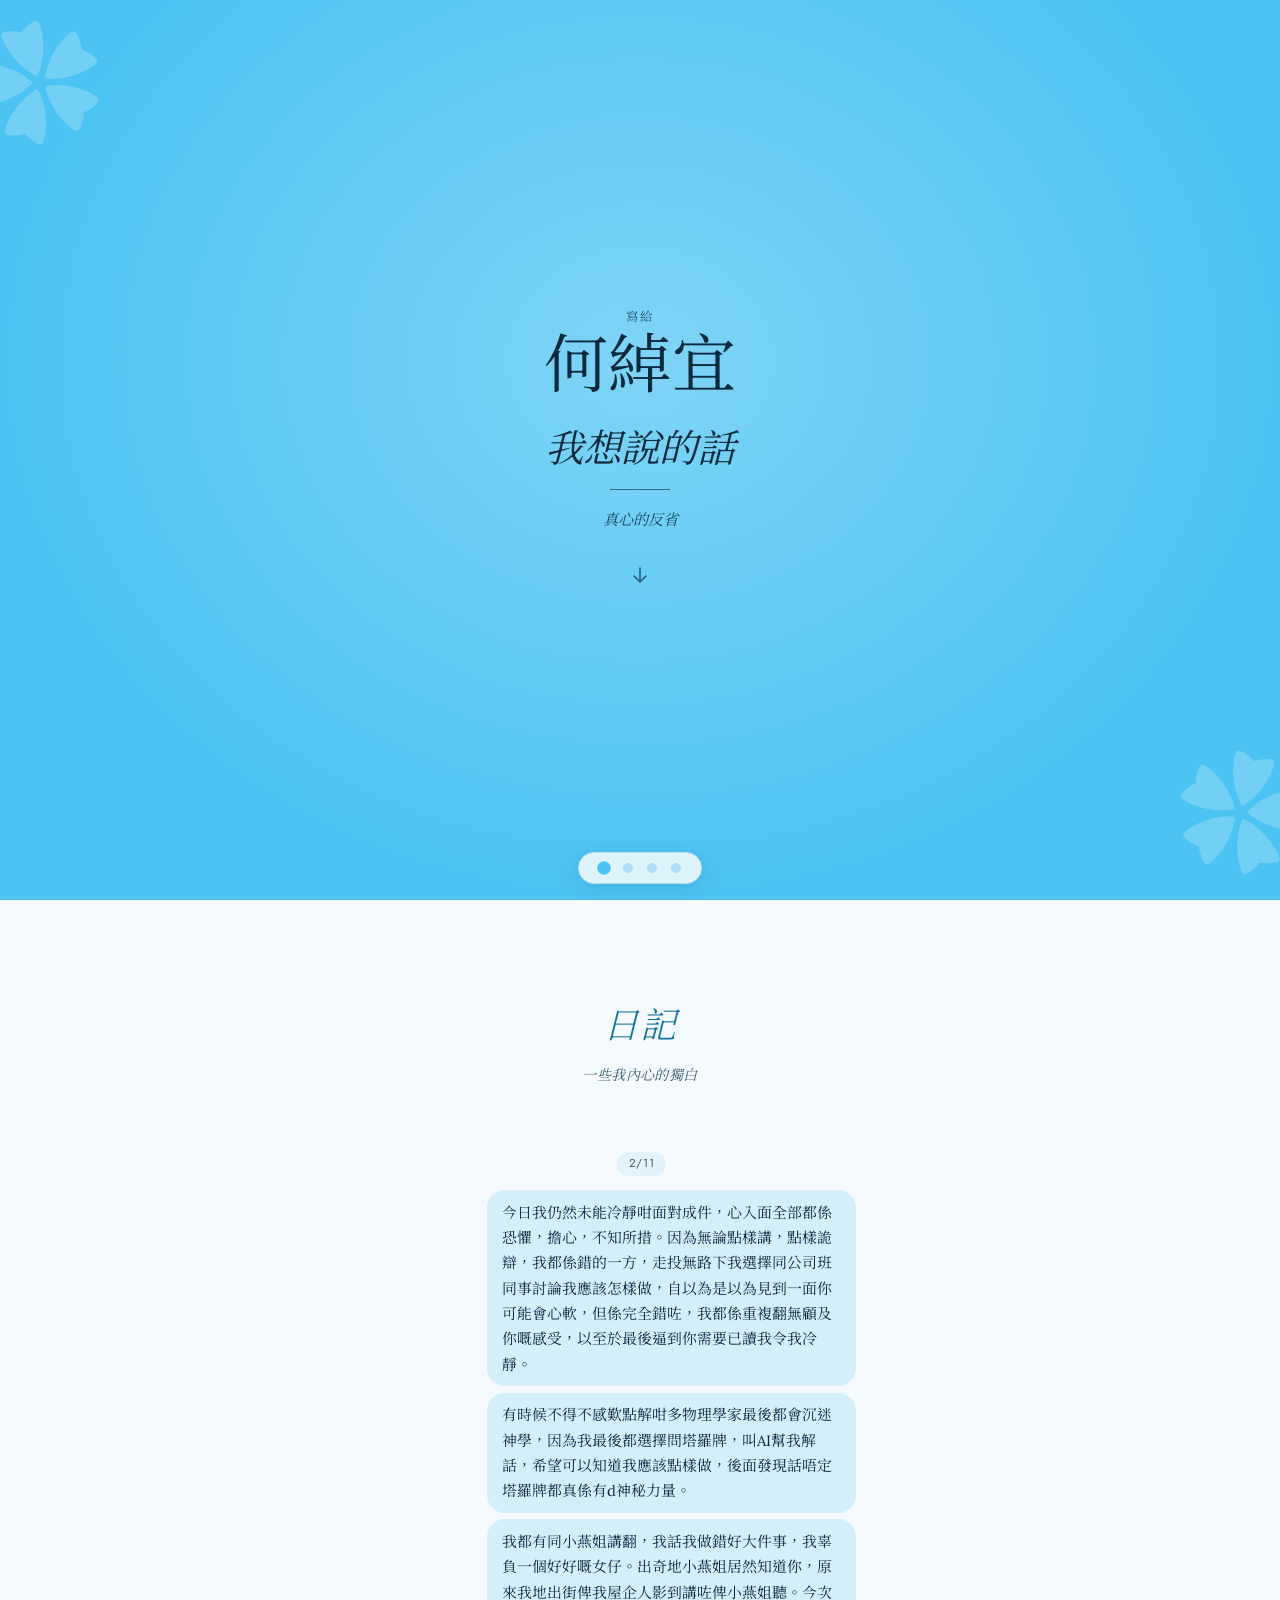
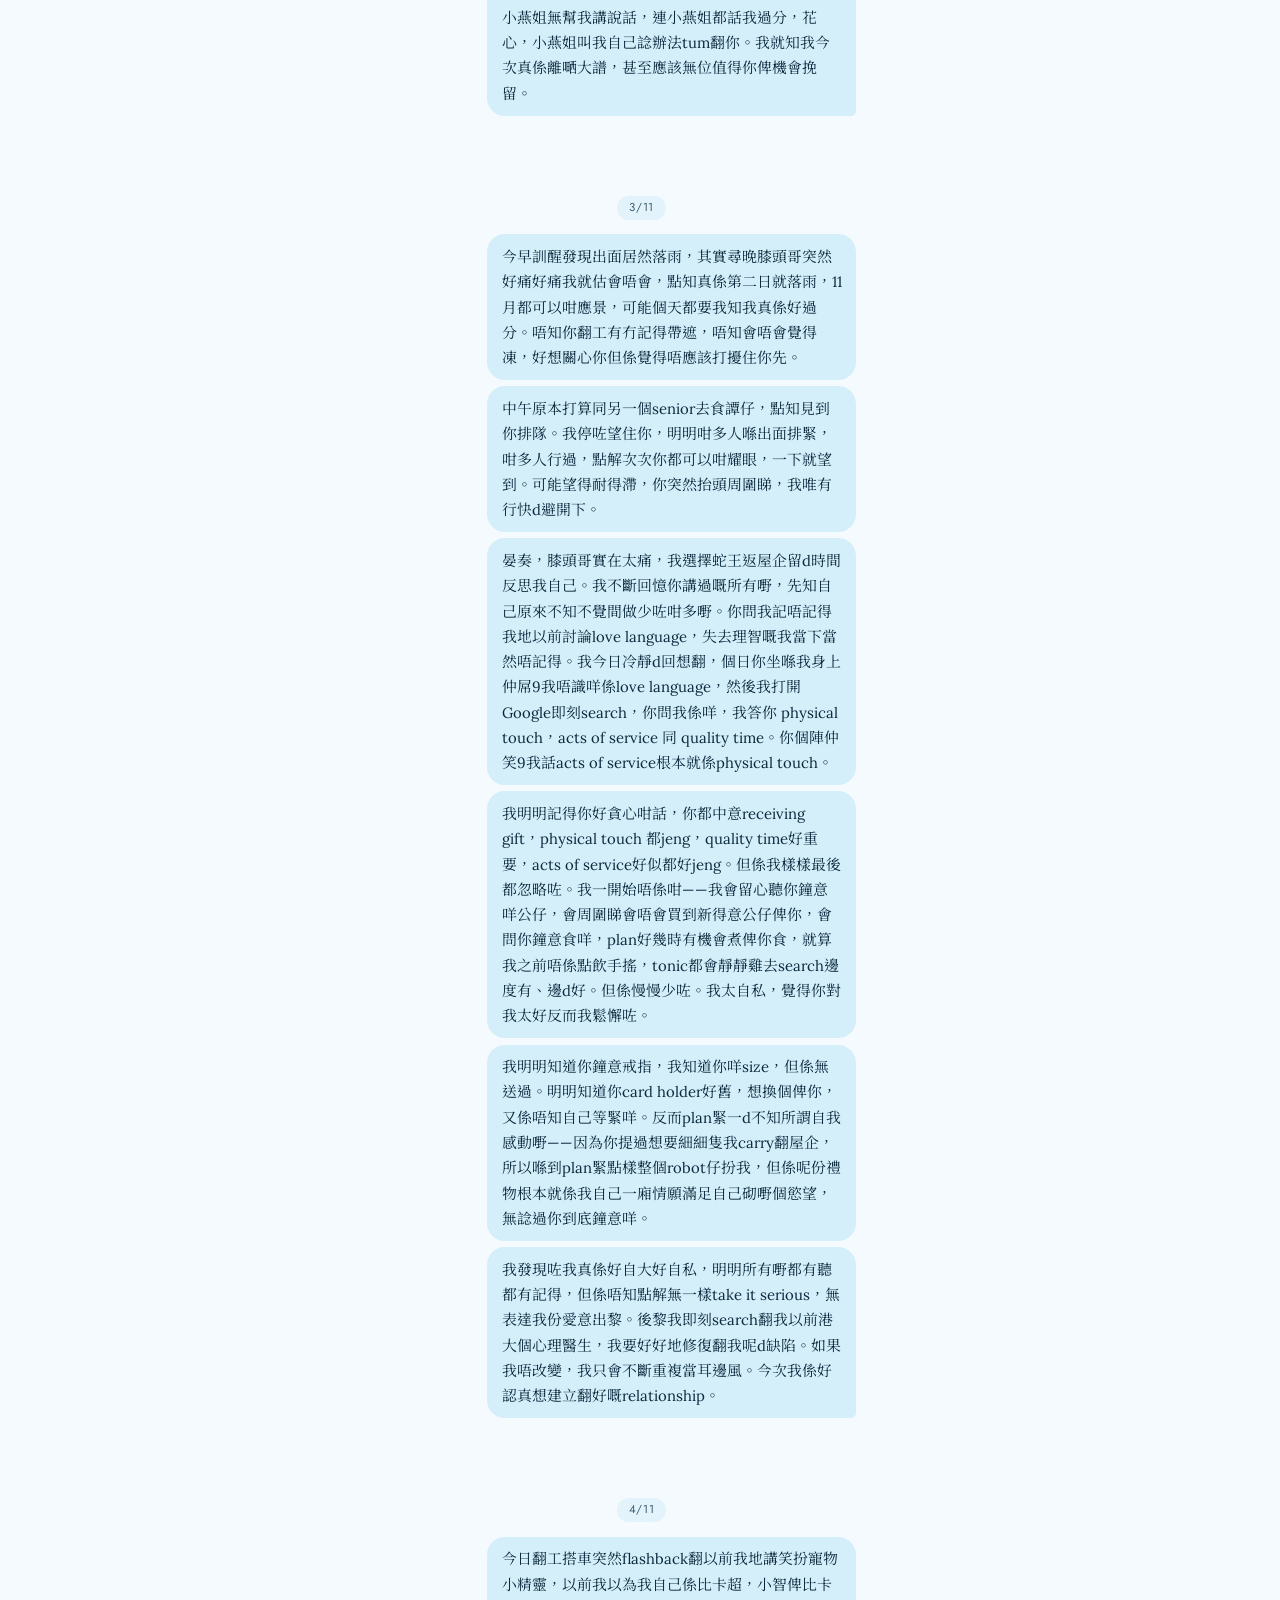
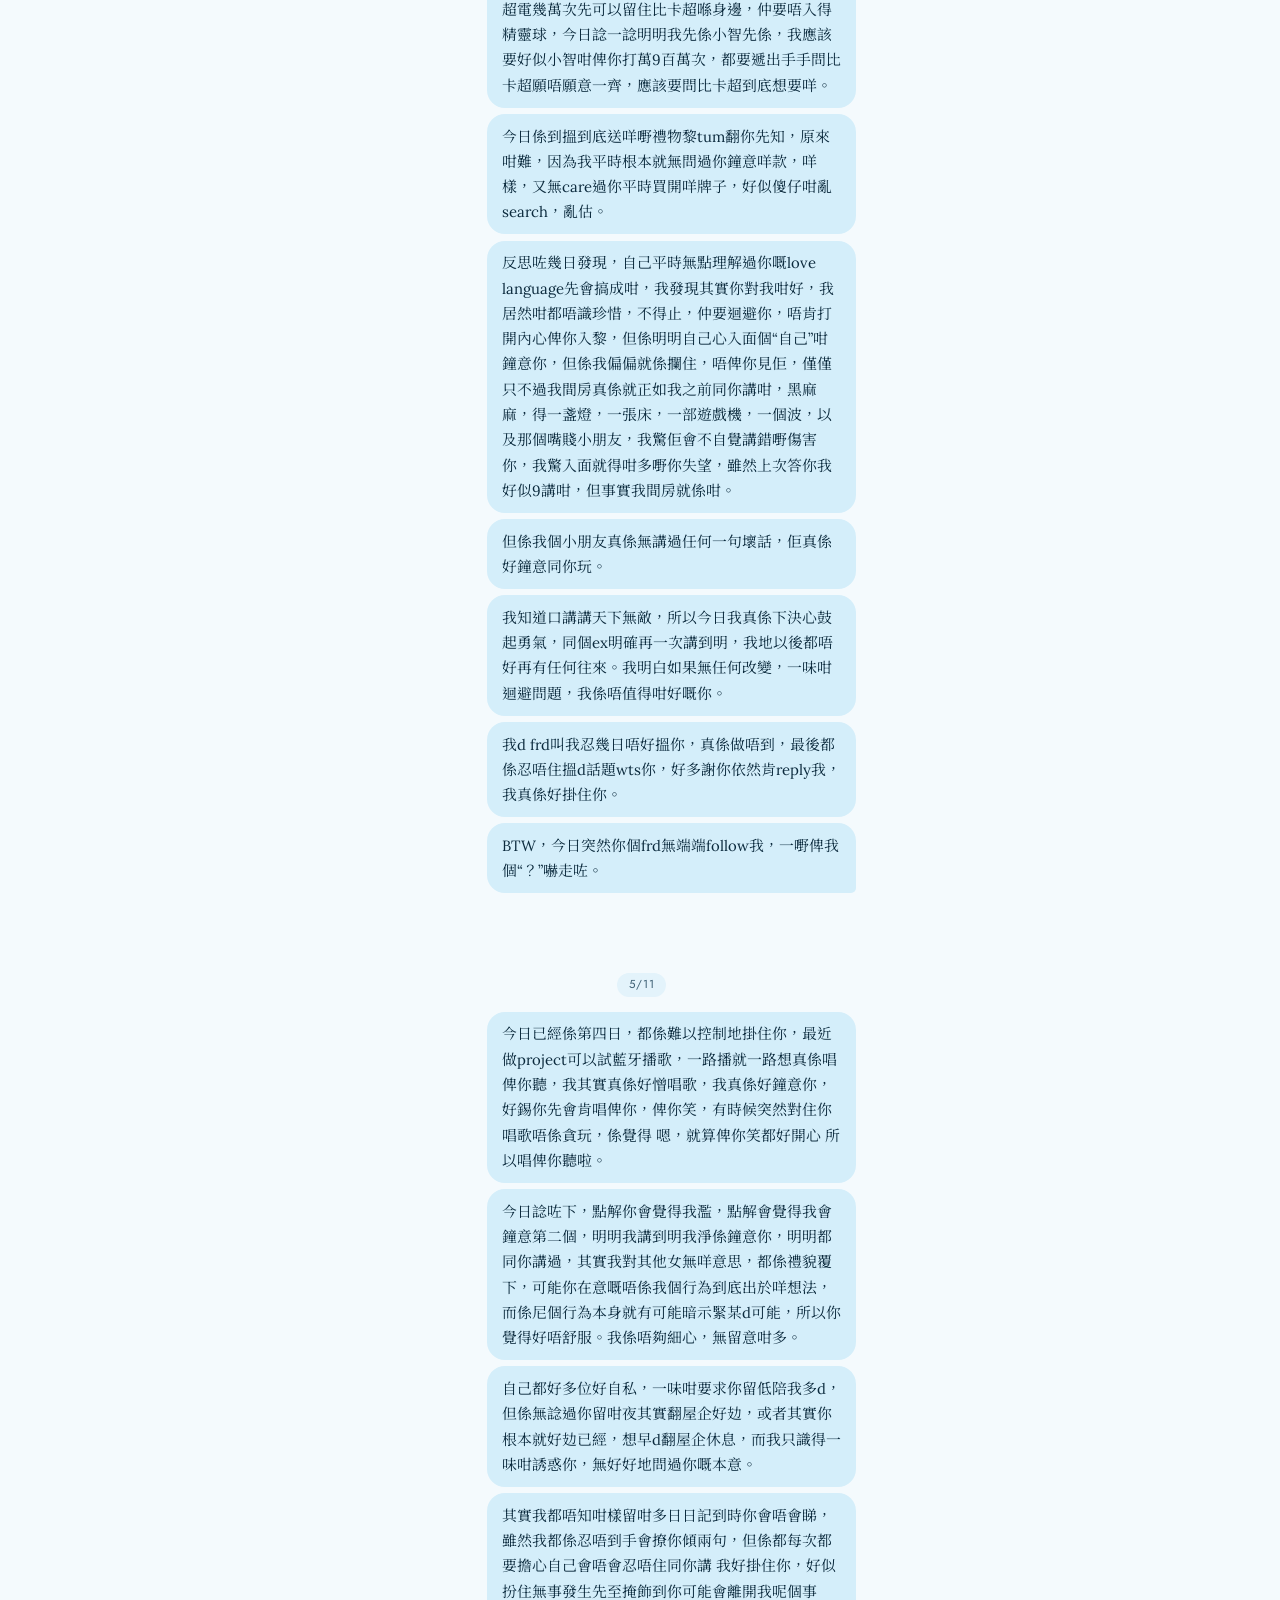
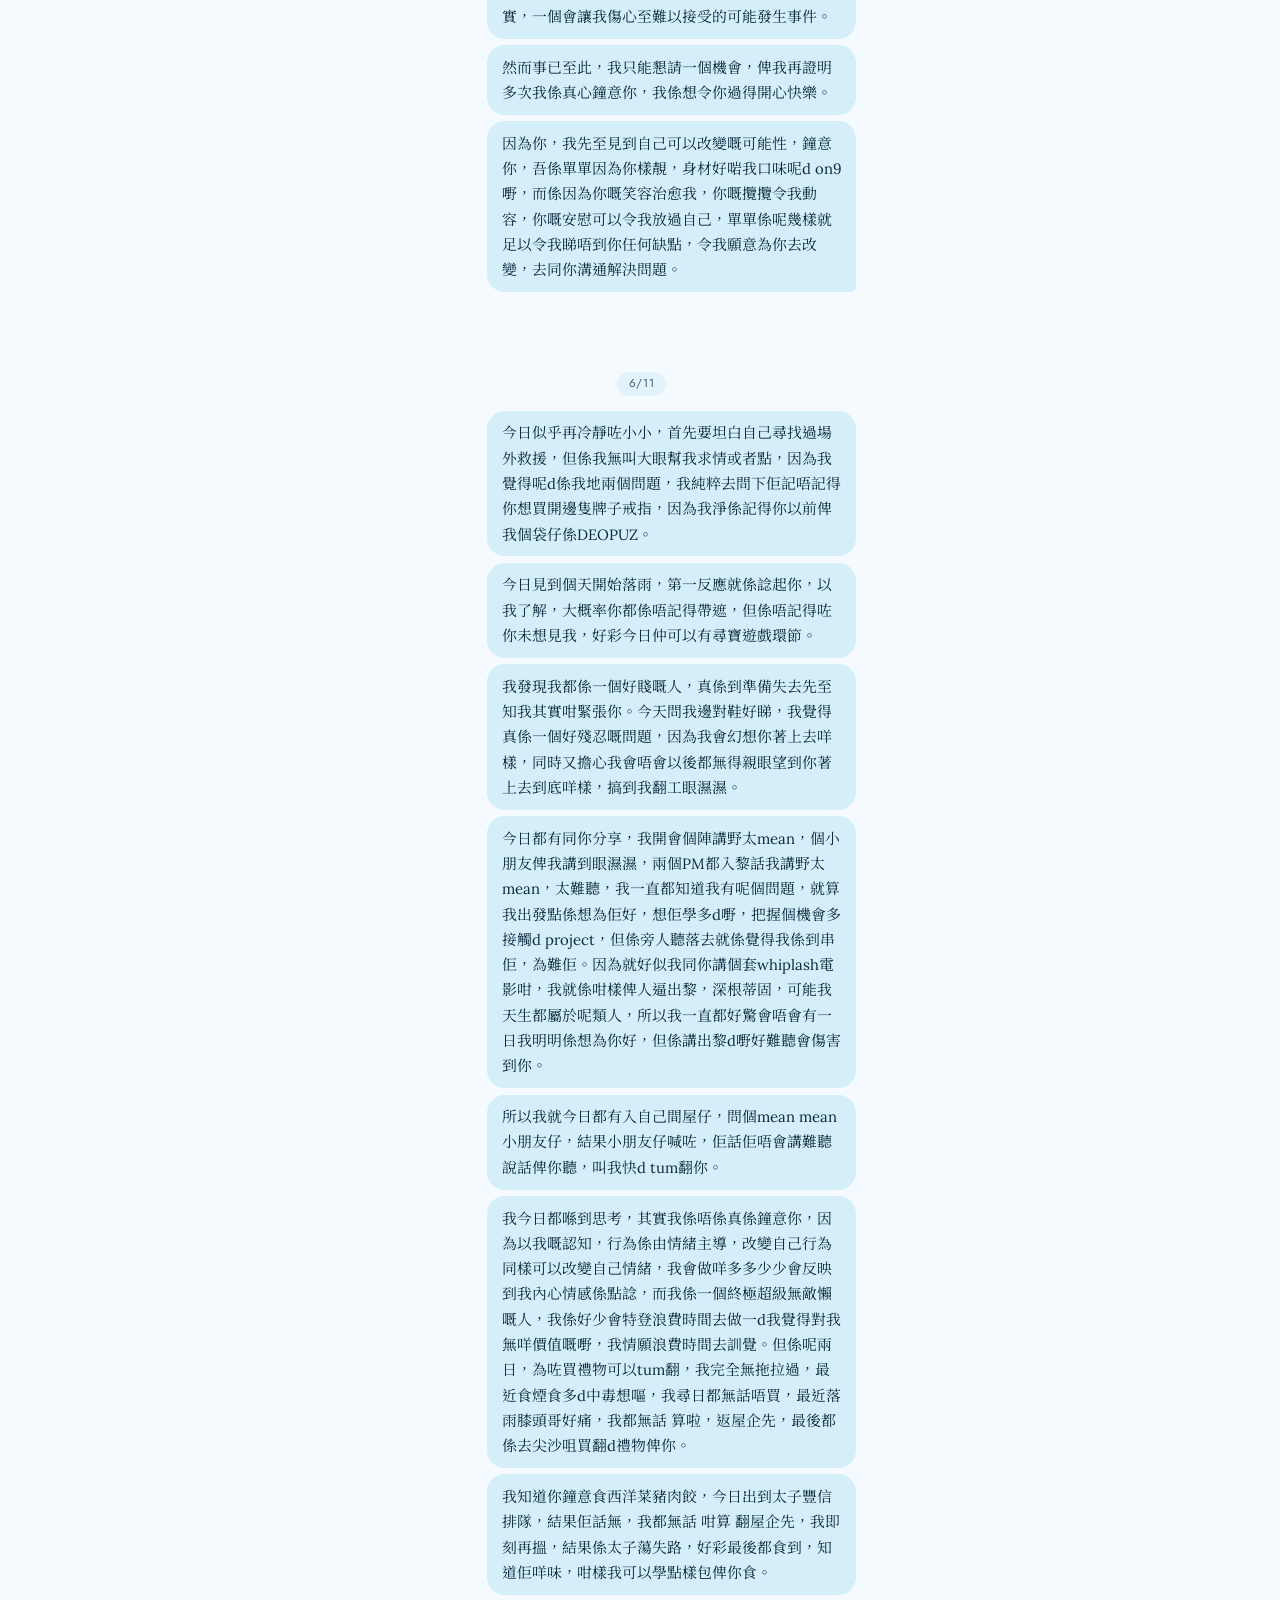
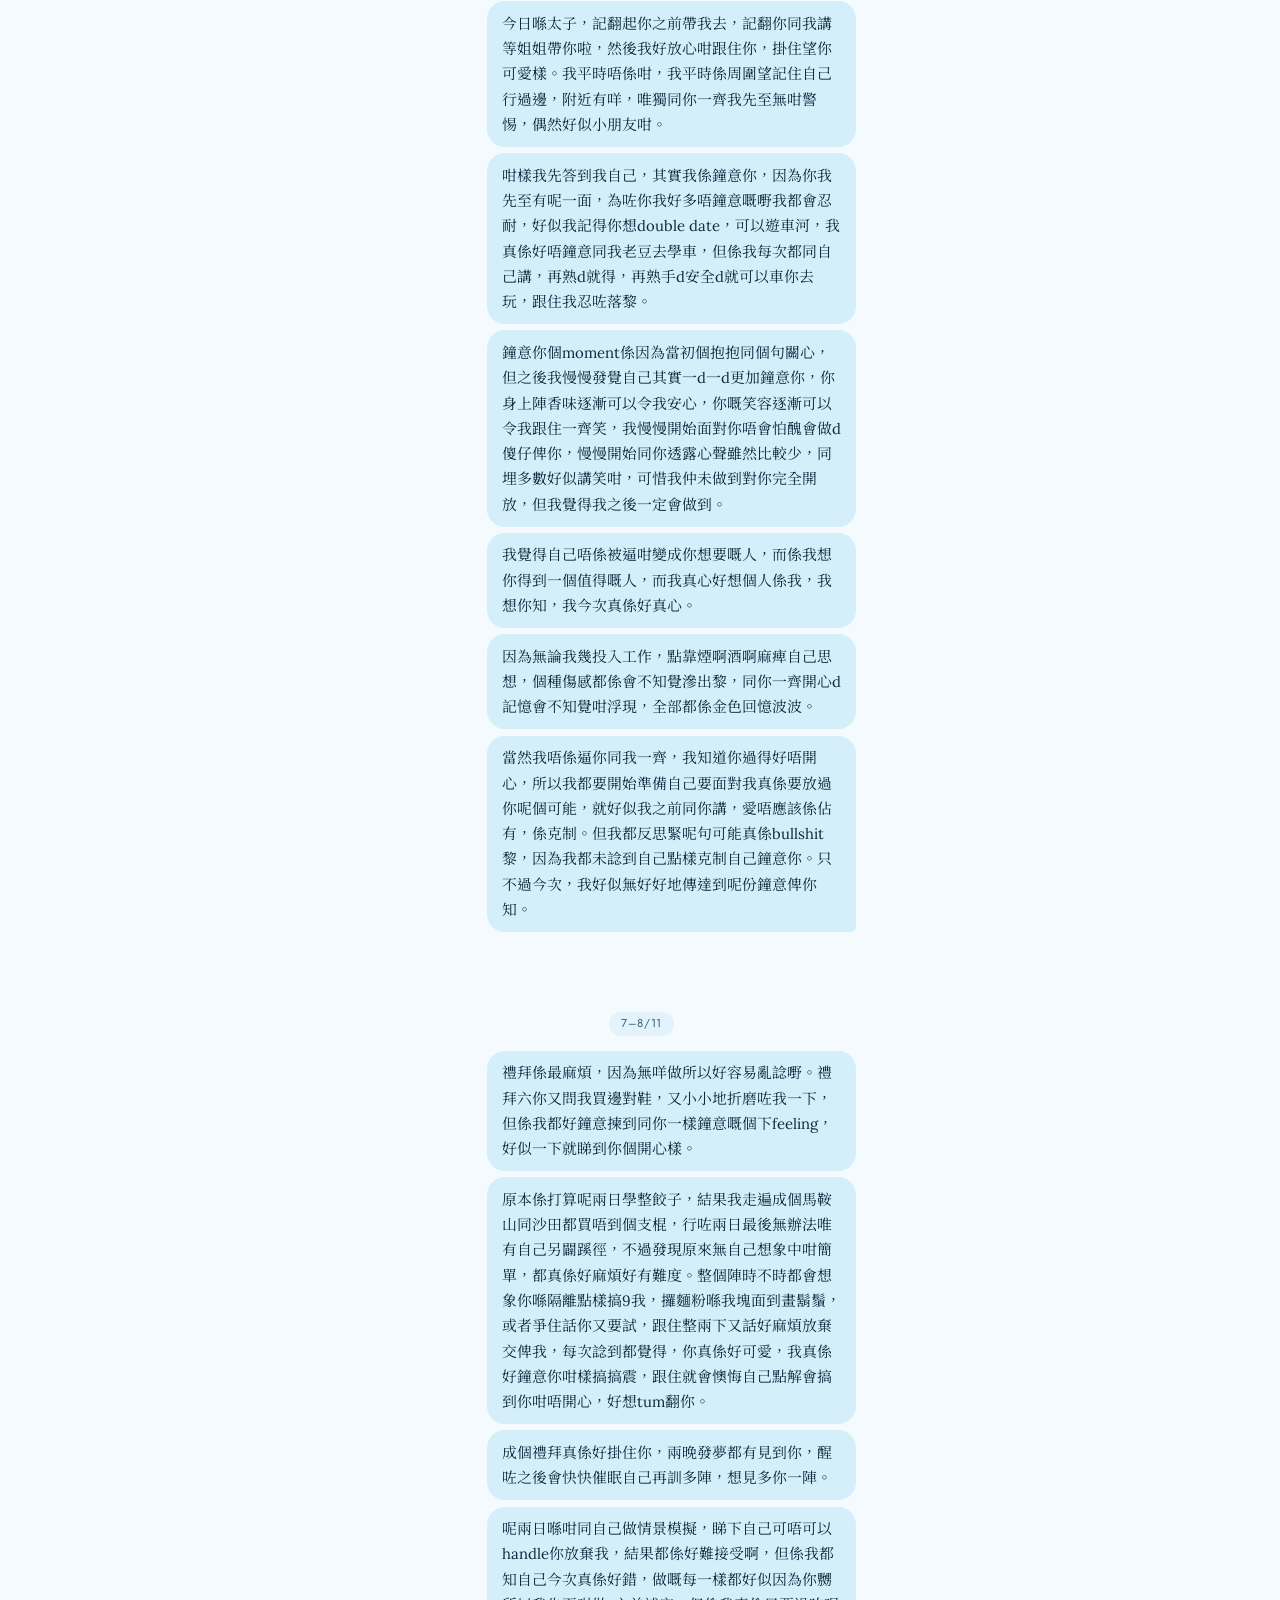
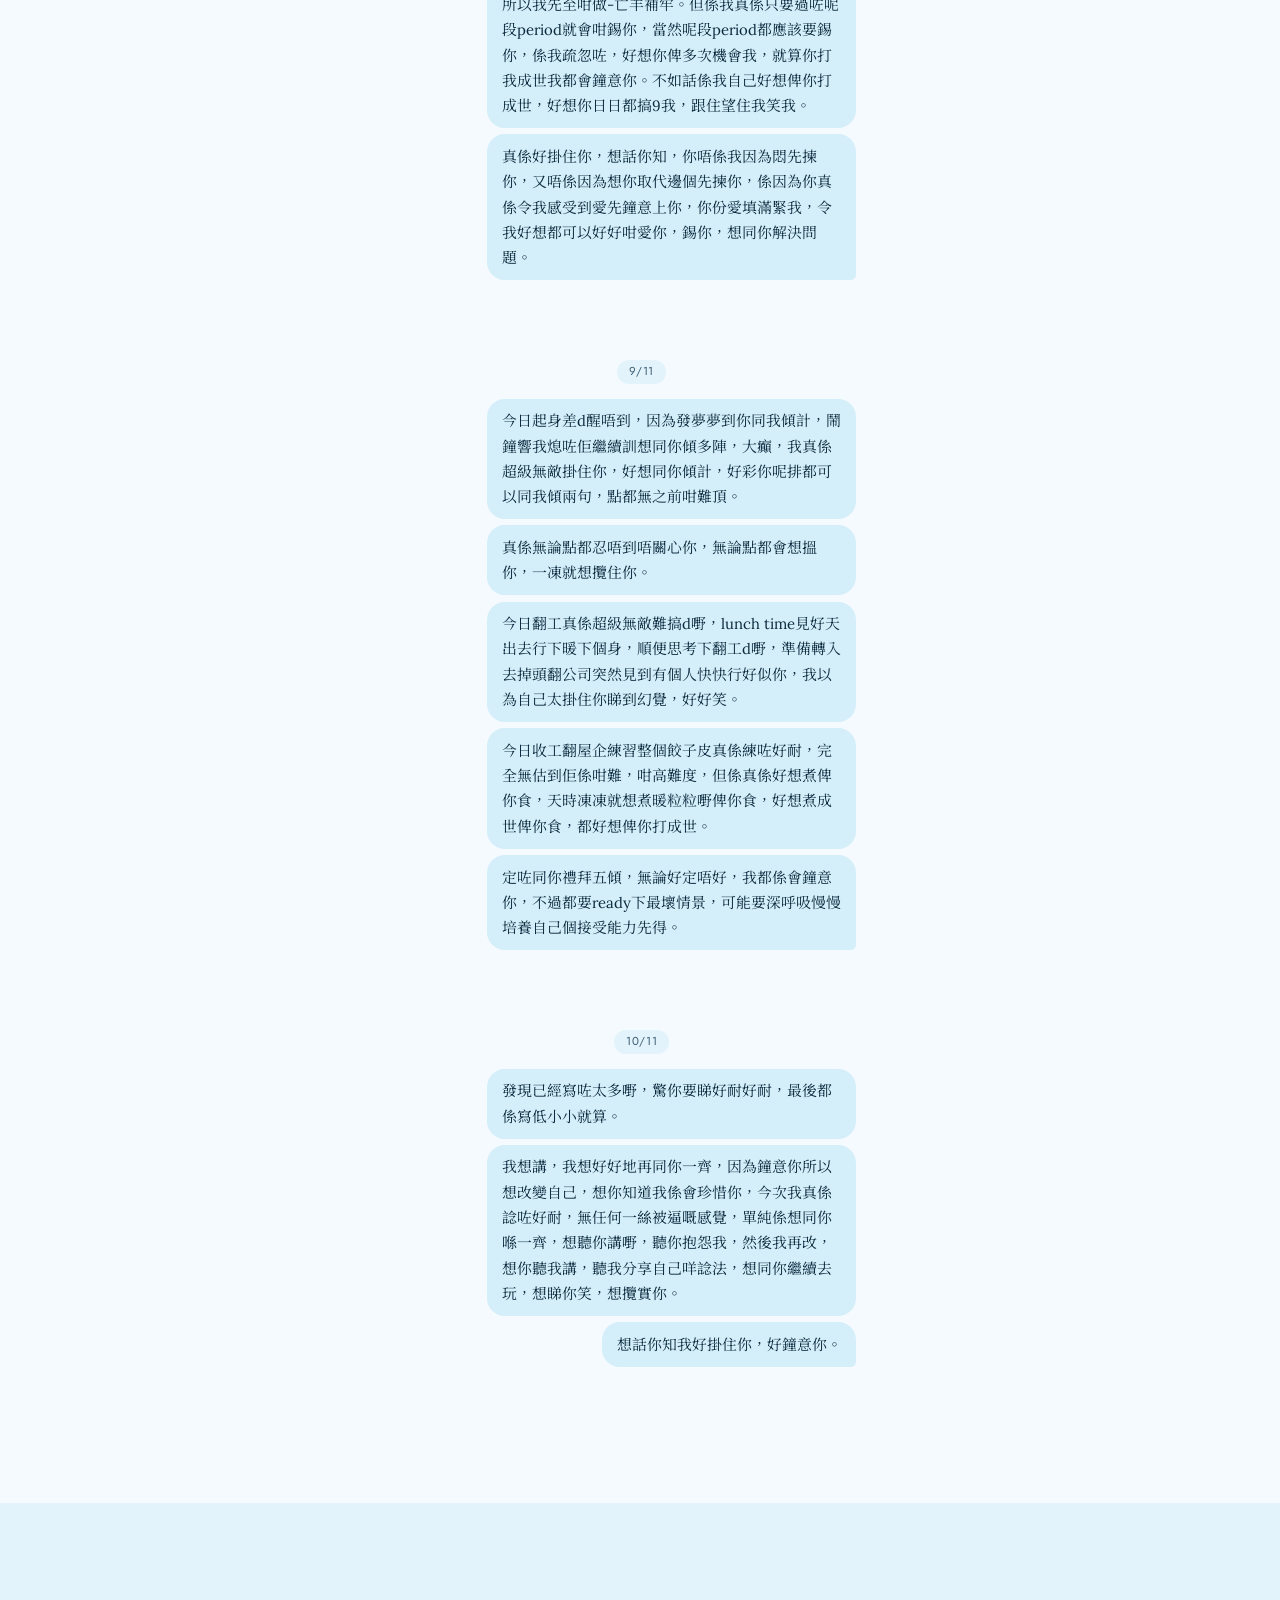
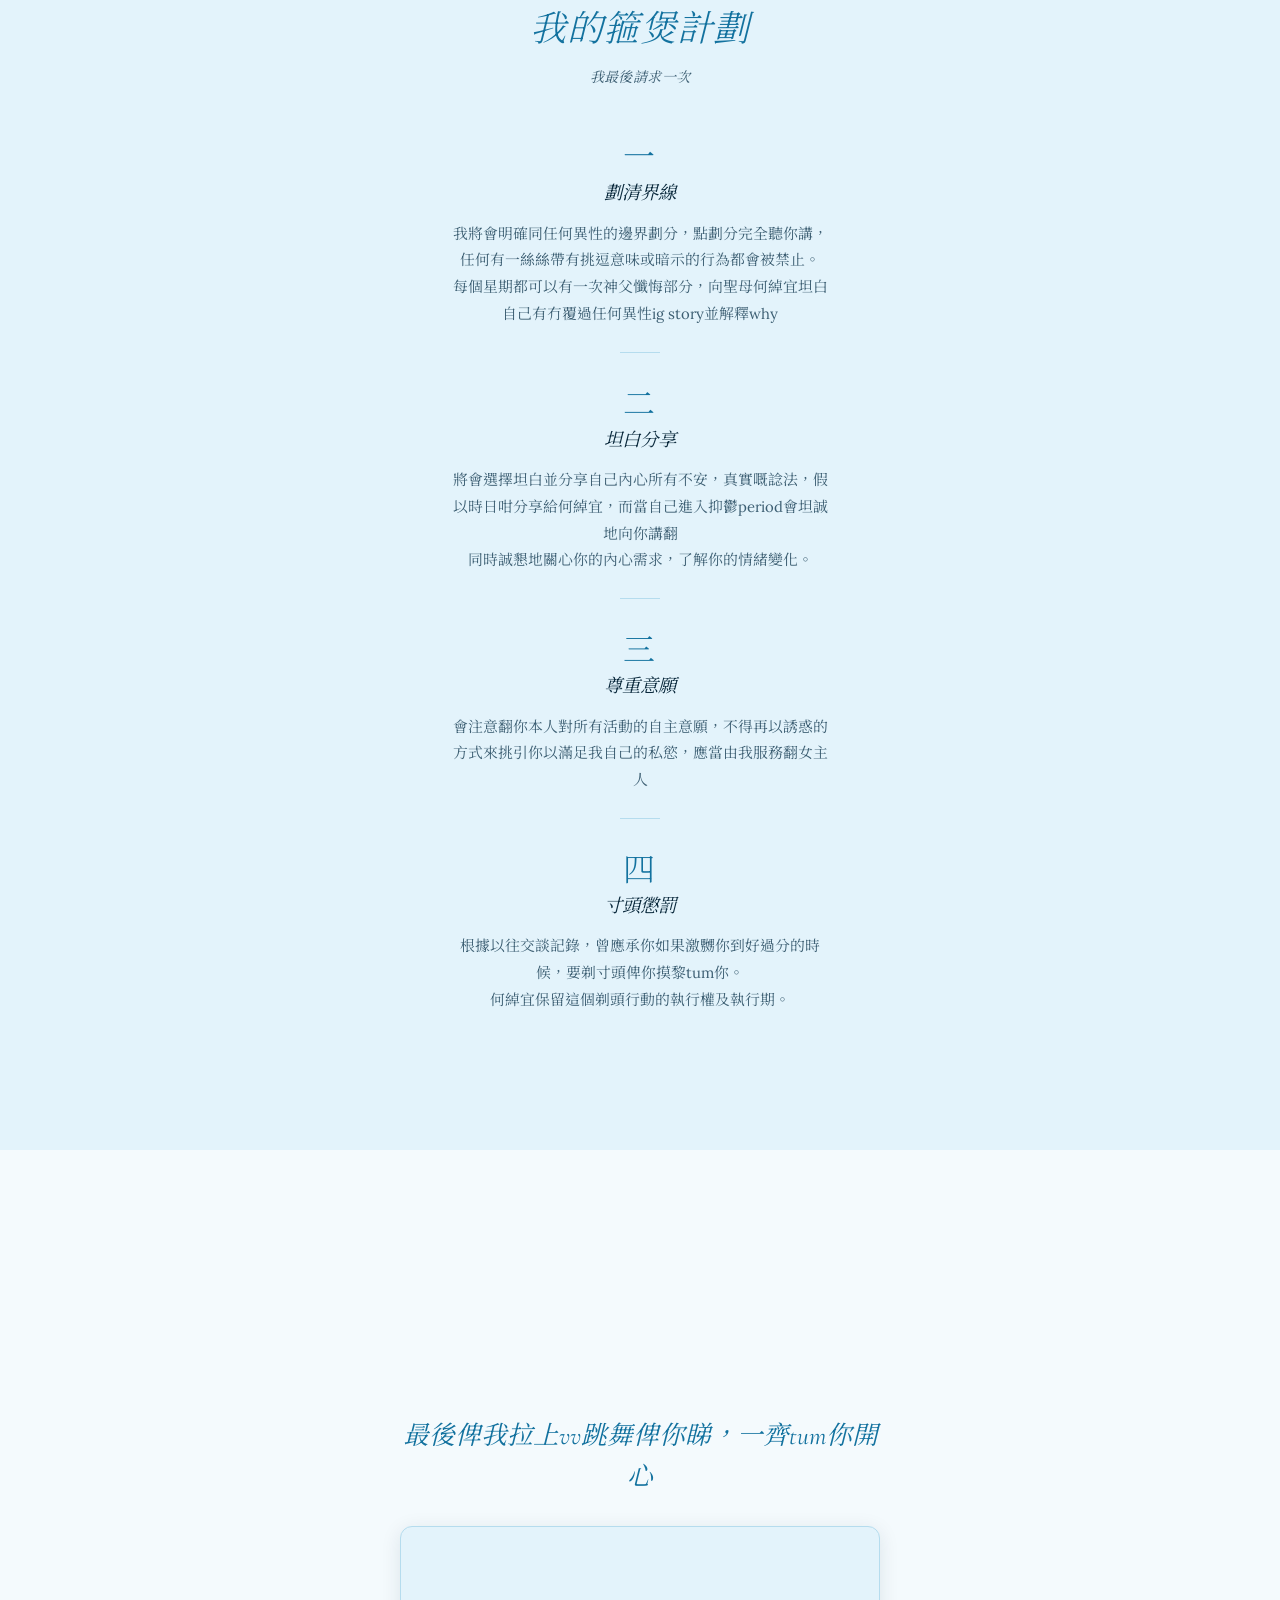
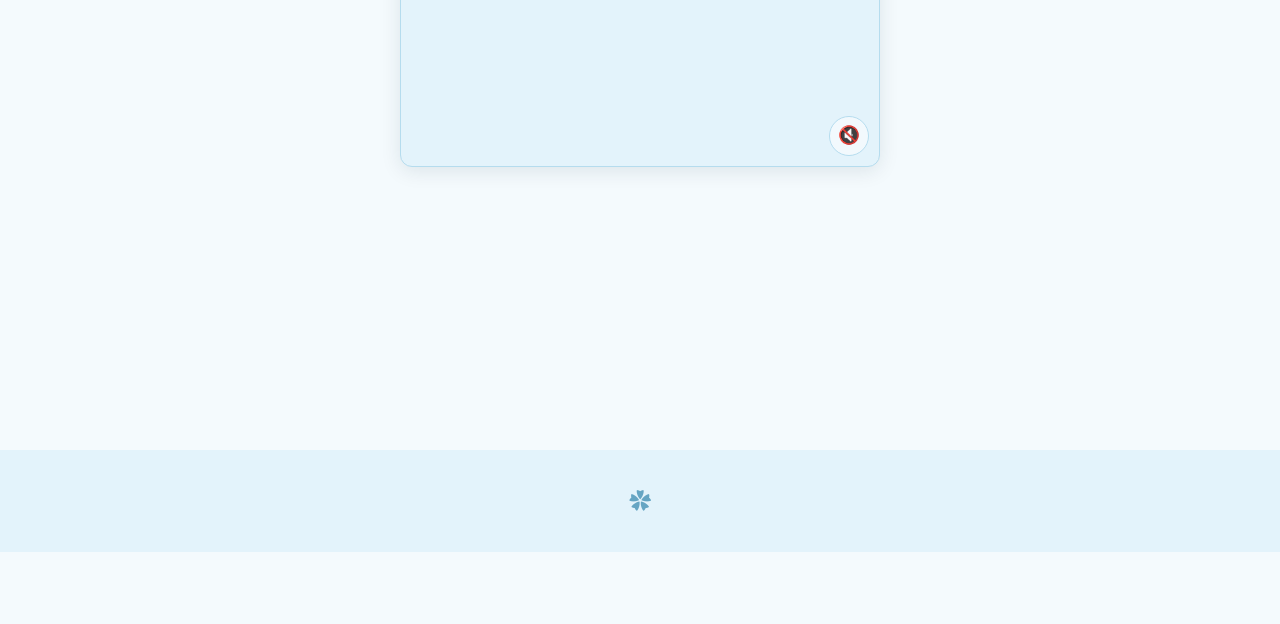
<file: index.html>
<!DOCTYPE html>
<html lang="zh-TW">
<head>
  <meta charset="UTF-8">
  <meta name="viewport" content="width=device-width, initial-scale=1.0, viewport-fit=cover">
  <title>我最後的反思</title>
  <link rel="preconnect" href="https://fonts.googleapis.com">
  <link rel="preconnect" href="https://fonts.gstatic.com" crossorigin>
  <link href="https://fonts.googleapis.com/css2?family=Playfair+Display:ital,wght@1,400;1,700&family=Cormorant+Garamond:ital,wght@1,300;1,400&family=Lora:ital,wght@0,400;1,400&family=Great+Vibes&family=Jost:wght@300;400&family=Noto+Serif+TC:wght@300;400;500&display=swap" rel="stylesheet">
  <link rel="stylesheet" href="style.css">
</head>
<body>

  <!-- 底部導覽 -->
  <nav class="bottom-nav" aria-label="頁面區塊">
    <a href="#hero"        class="nav-dot" data-section="hero"        aria-label="開篇"></a>
    <a href="#reflections" class="nav-dot" data-section="reflections" aria-label="我的反思"></a>
    <a href="#promises"    class="nav-dot" data-section="promises"    aria-label="我的承諾"></a>
    <a href="#dance"       class="nav-dot" data-section="dance"       aria-label="跳舞"></a>
  </nav>

  <main>

    <!-- ─── 第一區：開篇 ─── -->
    <section id="hero" aria-label="開篇">
      <div class="hero-inner">
        <p class="hero-caption">寫給</p>
        <h1 class="hero-name">何綽宜</h1>
        <h2 class="hero-title">我想說的話</h2>
        <div class="hero-divider"></div>
        <p class="hero-tagline">真心的反省</p>
        <div class="scroll-arrow" aria-hidden="true">
          <svg width="20" height="20" viewBox="0 0 20 20" fill="none" xmlns="http://www.w3.org/2000/svg">
            <path d="M10 3v14M4 11l6 6 6-6" stroke="currentColor" stroke-width="1.5" stroke-linecap="round" stroke-linejoin="round"/>
          </svg>
        </div>
      </div>
    </section>

    <!-- ─── 第二區：我的反思 ─── -->
    <section id="reflections" aria-label="我的反思日記">
      <div class="section-inner">
        <header class="section-header">
          <h2 class="section-title">日記</h2>
          <p class="section-subtitle">一些我內心的獨白</p>
        </header>

        <div class="reflections-feed">

          <article class="reflection-card">
            <time class="card-date" datetime="2026-11-02">2/11</time>
            <p>今日我仍然未能冷靜咁面對成件，心入面全部都係恐懼，擔心，不知所措。因為無論點樣講，點樣詭辯，我都係錯的一方，走投無路下我選擇同公司班同事討論我應該怎樣做，自以為是以為見到一面你可能會心軟，但係完全錯咗，我都係重複翻無顧及你嘅感受，以至於最後逼到你需要已讀我令我冷靜。</p>
            <p>有時候不得不感歎點解咁多物理學家最後都會沉迷神學，因為我最後都選擇問塔羅牌，叫AI幫我解話，希望可以知道我應該點樣做，後面發現話唔定塔羅牌都真係有d神秘力量。</p>
            <p>我都有同小燕姐講翻，我話我做錯好大件事，我辜負一個好好嘅女仔。出奇地小燕姐居然知道你，原來我地出街俾我屋企人影到講咗俾小燕姐聽。今次小燕姐無幫我講說話，連小燕姐都話我過分，花心，小燕姐叫我自己諗辦法tum翻你。我就知我今次真係離嗮大譜，甚至應該無位值得你俾機會挽留。</p>
          </article>

          <article class="reflection-card">
            <time class="card-date" datetime="2026-11-03">3/11</time>
            <p>今早訓醒發現出面居然落雨，其實尋晚膝頭哥突然好痛好痛我就估會唔會，點知真係第二日就落雨，11月都可以咁應景，可能個天都要我知我真係好過分。唔知你翻工有冇記得帶遮，唔知會唔會覺得凍，好想關心你但係覺得唔應該打擾住你先。</p>
            <p>中午原本打算同另一個senior去食譚仔，點知見到你排隊。我停咗望住你，明明咁多人喺出面排緊，咁多人行過，點解次次你都可以咁耀眼，一下就望到。可能望得耐得滯，你突然抬頭周圍睇，我唯有行快d避開下。</p>
            <p>晏奏，膝頭哥實在太痛，我選擇蛇王返屋企留d時間反思我自己。我不斷回憶你講過嘅所有嘢，先知自己原來不知不覺間做少咗咁多嘢。你問我記唔記得我地以前討論love language，失去理智嘅我當下當然唔記得。我今日冷靜d回想翻，個日你坐喺我身上仲屌9我唔識咩係love language，然後我打開Google即刻search，你問我係咩，我答你 physical touch，acts of service 同 quality time。你個陣仲笑9我話acts of service根本就係physical touch。</p>
            <p>我明明記得你好貪心咁話，你都中意receiving gift，physical touch 都jeng，quality time好重要，acts of service好似都好jeng。但係我樣樣最後都忽略咗。我一開始唔係咁——我會留心聽你鐘意咩公仔，會周圍睇會唔會買到新得意公仔俾你，會問你鐘意食咩，plan好幾時有機會煮俾你食，就算我之前唔係點飲手搖，tonic都會靜靜雞去search邊度有、邊d好。但係慢慢少咗。我太自私，覺得你對我太好反而我鬆懈咗。</p>
            <p>我明明知道你鐘意戒指，我知道你咩size，但係無送過。明明知道你card holder好舊，想換個俾你，又係唔知自己等緊咩。反而plan緊一d不知所謂自我感動嘢——因為你提過想要細細隻我carry翻屋企，所以喺到plan緊點樣整個robot仔扮我，但係呢份禮物根本就係我自己一廂情願滿足自己砌嘢個慾望，無諗過你到底鐘意咩。</p>
            <p>我發現咗我真係好自大好自私，明明所有嘢都有聽都有記得，但係唔知點解無一樣take it serious，無表達我份愛意出黎。後黎我即刻search翻我以前港大個心理醫生，我要好好地修復翻我呢d缺陷。如果我唔改變，我只會不斷重複當耳邊風。今次我係好認真想建立翻好嘅relationship。</p>
          </article>

          <article class="reflection-card">
            <time class="card-date" datetime="2026-11-04">4/11</time>
            <p>今日翻工搭車突然flashback翻以前我地講笑扮寵物小精靈，以前我以為我自己係比卡超，小智俾比卡超電幾萬次先可以留住比卡超喺身邊，仲要唔入得精靈球，今日諗一諗明明我先係小智先係，我應該要好似小智咁俾你打萬9百萬次，都要遞出手手問比卡超願唔願意一齊，應該要問比卡超到底想要咩。</p>
            <p>今日係到搵到底送咩嘢禮物黎tum翻你先知，原來咁難，因為我平時根本就無問過你鐘意咩款，咩樣，又無care過你平時買開咩牌子，好似傻仔咁亂search，亂估。</p>
            <p>反思咗幾日發現，自己平時無點理解過你嘅love language先會搞成咁，我發現其實你對我咁好，我居然咁都唔識珍惜，不得止，仲要迴避你，唔肯打開內心俾你入黎，但係明明自己心入面個“自己”咁鐘意你，但係我偏偏就係攔住，唔俾你見佢，僅僅只不過我間房真係就正如我之前同你講咁，黑麻麻，得一盞燈，一張床，一部遊戲機，一個波，以及那個嘴賤小朋友，我驚佢會不自覺講錯嘢傷害你，我驚入面就得咁多嘢你失望，雖然上次答你我好似9講咁，但事實我間房就係咁。</p>
            <p>但係我個小朋友真係無講過任何一句壞話，佢真係好鐘意同你玩。</p>
            <p>我知道口講講天下無敵，所以今日我真係下決心鼓起勇氣，同個ex明確再一次講到明，我地以後都唔好再有任何往來。我明白如果無任何改變，一味咁迴避問題，我係唔值得咁好嘅你。</p>
            <p>我d frd叫我忍幾日唔好搵你，真係做唔到，最後都係忍唔住搵d話題wts你，好多謝你依然肯reply我，我真係好掛住你。</p>
            <p>BTW，今日突然你個frd無端端follow我，一嘢俾我個“？”嚇走咗。</p>
          </article>

          <article class="reflection-card">
            <time class="card-date" datetime="2026-11-05">5/11</time>
            <p>今日已經係第四日，都係難以控制地掛住你，最近做project可以試藍牙播歌，一路播就一路想真係唱俾你聽，我其實真係好憎唱歌，我真係好鐘意你，好錫你先會肯唱俾你，俾你笑，有時候突然對住你唱歌唔係貪玩，係覺得 嗯，就算俾你笑都好開心 所以唱俾你聽啦。</p>
            <p>今日諗咗下，點解你會覺得我濫，點解會覺得我會鐘意第二個，明明我講到明我淨係鐘意你，明明都同你講過，其實我對其他女無咩意思，都係禮貌覆下，可能你在意嘅唔係我個行為到底出於咩想法，而係尼個行為本身就有可能暗示緊某d可能，所以你覺得好唔舒服。我係唔夠細心，無留意咁多。</p>
            <p>自己都好多位好自私，一味咁要求你留低陪我多d，但係無諗過你留咁夜其實翻屋企好攰，或者其實你根本就好攰已經，想早d翻屋企休息，而我只識得一味咁誘惑你，無好好地問過你嘅本意。</p>
            <p>其實我都唔知咁樣留咁多日日記到時你會唔會睇，雖然我都係忍唔到手會撩你傾兩句，但係都每次都要擔心自己會唔會忍唔住同你講 我好掛住你，好似扮住無事發生先至掩飾到你可能會離開我呢個事實，一個會讓我傷心至難以接受的可能發生事件。</p>
            <p>然而事已至此，我只能懇請一個機會，俾我再證明多次我係真心鐘意你，我係想令你過得開心快樂。</p>
            <p>因為你，我先至見到自己可以改變嘅可能性，鐘意你，吾係單單因為你樣靚，身材好啱我口味呢d on9嘢，而係因為你嘅笑容治愈我，你嘅攬攬令我動容，你嘅安慰可以令我放過自己，單單係呢幾樣就足以令我睇唔到你任何缺點，令我願意為你去改變，去同你溝通解決問題。</p>
          </article>

          <article class="reflection-card">
            <time class="card-date" datetime="2026-11-06">6/11</time>
            <p>今日似乎再冷靜咗小小，首先要坦白自己尋找過場外救援，但係我無叫大眼幫我求情或者點，因為我覺得呢d係我地兩個問題，我純粹去問下佢記唔記得你想買開邊隻牌子戒指，因為我淨係記得你以前俾我個袋仔係DEOPUZ。</p>
            <p>今日見到個天開始落雨，第一反應就係諗起你，以我了解，大概率你都係唔記得帶遮，但係唔記得咗你未想見我，好彩今日仲可以有尋寶遊戲環節。</p>
            <p>我發現我都係一個好賤嘅人，真係到準備失去先至知我其實咁緊張你。今天問我邊對鞋好睇，我覺得真係一個好殘忍嘅問題，因為我會幻想你著上去咩樣，同時又擔心我會唔會以後都無得親眼望到你著上去到底咩樣，搞到我翻工眼濕濕。</p>
            <p>今日都有同你分享，我開會個陣講野太mean，個小朋友俾我講到眼濕濕，兩個PM都入黎話我講野太mean，太難聽，我一直都知道我有呢個問題，就算我出發點係想為佢好，想佢學多d嘢，把握個機會多接觸d project，但係旁人聽落去就係覺得我係到串佢，為難佢。因為就好似我同你講個套whiplash電影咁，我就係咁樣俾人逼出黎，深根蒂固，可能我天生都屬於呢類人，所以我一直都好驚會唔會有一日我明明係想為你好，但係講出黎d嘢好難聽會傷害到你。</p>
            <p>所以我就今日都有入自己間屋仔，問個mean mean小朋友仔，結果小朋友仔喊咗，佢話佢唔會講難聽說話俾你聽，叫我快d tum翻你。</p>
            <p>我今日都喺到思考，其實我係唔係真係鐘意你，因為以我嘅認知，行為係由情緒主導，改變自己行為同樣可以改變自己情緒，我會做咩多多少少會反映到我內心情感係點諗，而我係一個終極超級無敵懶嘅人，我係好少會特登浪費時間去做一d我覺得對我無咩價值嘅嘢，我情願浪費時間去訓覺。但係呢兩日，為咗買禮物可以tum翻，我完全無拖拉過，最近食煙食多d中毒想嘔，我尋日都無話唔買，最近落雨膝頭哥好痛，我都無話 算啦，返屋企先，最後都係去尖沙咀買翻d禮物俾你。</p>
            <p>我知道你鐘意食西洋菜豬肉餃，今日出到太子豐信排隊，結果佢話無，我都無話 咁算 翻屋企先，我即刻再搵，結果係太子蕩失路，好彩最後都食到，知道佢咩味，咁樣我可以學點樣包俾你食。</p>
            <p>今日喺太子，記翻起你之前帶我去，記翻你同我講 等姐姐帶你啦，然後我好放心咁跟住你，掛住望你可愛樣。我平時唔係咁，我平時係周圍望記住自己行過邊，附近有咩，唯獨同你一齊我先至無咁警惕，偶然好似小朋友咁。</p>
            <p>咁樣我先答到我自己，其實我係鐘意你，因為你我先至有呢一面，為咗你我好多唔鐘意嘅嘢我都會忍耐，好似我記得你想double date，可以遊車河，我真係好唔鐘意同我老豆去學車，但係我每次都同自己講，再熟d就得，再熟手d安全d就可以車你去玩，跟住我忍咗落黎。</p>
            <p>鐘意你個moment係因為當初個抱抱同個句關心，但之後我慢慢發覺自己其實一d一d更加鐘意你，你身上陣香味逐漸可以令我安心，你嘅笑容逐漸可以令我跟住一齊笑，我慢慢開始面對你唔會怕醜會做d傻仔俾你，慢慢開始同你透露心聲雖然比較少，同埋多數好似講笑咁，可惜我仲未做到對你完全開放，但我覺得我之後一定會做到。</p>
            <p>我覺得自己唔係被逼咁變成你想要嘅人，而係我想你得到一個值得嘅人，而我真心好想個人係我，我想你知，我今次真係好真心。</p>
            <p>因為無論我幾投入工作，點靠煙啊酒啊麻痺自己思想，個種傷感都係會不知覺滲出黎，同你一齊開心d記憶會不知覺咁浮現，全部都係金色回憶波波。</p>
            <p>當然我唔係逼你同我一齊，我知道你過得好唔開心，所以我都要開始準備自己要面對我真係要放過你呢個可能，就好似我之前同你講，愛唔應該係佔有，係克制。但我都反思緊呢句可能真係bullshit黎，因為我都未諗到自己點樣克制自己鐘意你。只不過今次，我好似無好好地傳達到呢份鐘意俾你知。</p>
          </article>

          <article class="reflection-card">
            <time class="card-date" datetime="2026-11-07">7–8/11</time>
            <p>禮拜係最麻煩，因為無咩做所以好容易亂諗嘢。禮拜六你又問我買邊對鞋，又小小地折磨咗我一下，但係我都好鐘意揀到同你一樣鐘意嘅個下feeling，好似一下就睇到你個開心樣。</p>
            <p>原本係打算呢兩日學整餃子，結果我走遍成個馬鞍山同沙田都買唔到個支棍，行咗兩日最後無辦法唯有自己另闢蹊徑，不過發現原來無自己想象中咁簡單，都真係好麻煩好有難度。整個陣時不時都會想象你喺隔離點樣搞9我，攞麵粉喺我塊面到畫鬍鬚，或者爭住話你又要試，跟住整兩下又話好麻煩放棄交俾我，每次諗到都覺得，你真係好可愛，我真係好鐘意你咁樣搞搞震，跟住就會懊悔自己點解會搞到你咁唔開心，好想tum翻你。</p>
            <p>成個禮拜真係好掛住你，兩晚發夢都有見到你，醒咗之後會快快催眠自己再訓多陣，想見多你一陣。</p>
            <p>呢兩日喺咁同自己做情景模擬，睇下自己可唔可以handle你放棄我，結果都係好難接受啊，但係我都知自己今次真係好錯，做嘅每一樣都好似因為你嬲所以我先至咁做-亡羊補牢。但係我真係只要過咗呢段period就會咁錫你，當然呢段period都應該要錫你，係我疏忽咗，好想你俾多次機會我，就算你打我成世我都會鐘意你。不如話係我自己好想俾你打成世，好想你日日都搞9我，跟住望住我笑我。</p>
            <p>真係好掛住你，想話你知，你唔係我因為悶先揀你，又唔係因為想你取代邊個先揀你，係因為你真係令我感受到愛先鐘意上你，你份愛填滿緊我，令我好想都可以好好咁愛你，錫你，想同你解決問題。</p>
          </article>

          <article class="reflection-card">
            <time class="card-date" datetime="2026-11-09">9/11</time>
            <p>今日起身差d醒唔到，因為發夢夢到你同我傾計，鬧鐘響我熄咗佢繼續訓想同你傾多陣，大癲，我真係超級無敵掛住你，好想同你傾計，好彩你呢排都可以同我傾兩句，點都無之前咁難頂。</p>
            <p>真係無論點都忍唔到唔關心你，無論點都會想搵你，一凍就想攬住你。</p>
            <p>今日翻工真係超級無敵難搞d嘢，lunch time見好天出去行下暖下個身，順便思考下翻工d嘢，準備轉入去掉頭翻公司突然見到有個人快快行好似你，我以為自己太掛住你睇到幻覺，好好笑。</p>
            <p>今日收工翻屋企練習整個餃子皮真係練咗好耐，完全無估到佢係咁難，咁高難度，但係真係好想煮俾你食，天時凍凍就想煮暖粒粒嘢俾你食，好想煮成世俾你食，都好想俾你打成世。</p>
            <p>定咗同你禮拜五傾，無論好定唔好，我都係會鐘意你，不過都要ready下最壞情景，可能要深呼吸慢慢培養自己個接受能力先得。</p>
          </article>

          <article class="reflection-card">
            <time class="card-date" datetime="2026-11-10">10/11</time>
            <p>發現已經寫咗太多嘢，驚你要睇好耐好耐，最後都係寫低小小就算。</p>
            <p>我想講，我想好好地再同你一齊，因為鐘意你所以想改變自己，想你知道我係會珍惜你，今次我真係諗咗好耐，無任何一絲被逼嘅感覺，單純係想同你喺一齊，想聽你講嘢，聽你抱怨我，然後我再改，想你聽我講，聽我分享自己咩諗法，想同你繼續去玩，想睇你笑，想攬實你。</p>
            <p>想話你知我好掛住你，好鐘意你。</p>
          </article>

        </div>
      </div>
    </section>

    <!-- ─── 第三區：我的承諾 ─── -->
    <section id="promises" aria-label="我的補救計劃">
      <div class="section-inner">
        <header class="section-header">
          <h2 class="section-title">我的箍煲計劃</h2>
          <p class="section-subtitle">我最後請求一次</p>
        </header>

        <ol class="promises-list">

          <li class="promise-block">
            <span class="promise-numeral">一</span>
            <h3 class="promise-heading">劃清界線</h3>
            <p>我將會明確同任何異性的邊界劃分，點劃分完全聽你講，任何有一絲絲帶有挑逗意味或暗示的行為都會被禁止。</p>
            <p>每個星期都可以有一次神父懺悔部分，向聖母何綽宜坦白自己有冇覆過任何異性ig story並解釋why</p>
            <div class="promise-divider" aria-hidden="true"></div>
          </li>

          <li class="promise-block">
            <span class="promise-numeral">二</span>
            <h3 class="promise-heading">坦白分享</h3>
            <p>將會選擇坦白並分享自己內心所有不安，真實嘅諗法，假以時日咁分享給何綽宜，而當自己進入抑鬱period會坦誠地向你講翻</p>
            <p>同時誠懇地關心你的內心需求，了解你的情緒變化。</p>
            <div class="promise-divider" aria-hidden="true"></div>
          </li>

          <li class="promise-block">
            <span class="promise-numeral">三</span>
            <h3 class="promise-heading">尊重意願</h3>
            <p>會注意翻你本人對所有活動的自主意願，不得再以誘惑的方式來挑引你以滿足我自己的私慾，應當由我服務翻女主人</p>
            <div class="promise-divider" aria-hidden="true"></div>
          </li>

          <li class="promise-block">
            <span class="promise-numeral">四</span>
            <h3 class="promise-heading">寸頭懲罰</h3>
            <p>根據以往交談記錄，曾應承你如果激嬲你到好過分的時候，要剃寸頭俾你摸黎tum你。</p>
            <p>何綽宜保留這個剃頭行動的執行權及執行期。</p>
          </li>

        </ol>
      </div>
    </section>

    <!-- ─── 第四區：跳舞 ─── -->
    <section id="dance" aria-label="跳舞俾你睇">
      <div class="section-inner">
        <p class="dance-message">最後俾我拉上vv跳舞俾你睇，一齊tum你開心</p>
        <div class="dance-video-wrap">
          <video class="dance-video" src="dance.mp4" autoplay muted loop playsinline preload="metadata"></video>
          <button class="dance-sound" type="button" aria-label="開聲">🔇</button>
        </div>
      </div>
    </section>

  </main>

  <footer>
    <div class="footer-inner">
      <span class="footer-petal" aria-hidden="true">✿</span>
      <!-- <p>用誠實寫成。二〇二六年。</p> -->
    </div>
  </footer>

  <script src="script.js"></script>
</body>
</html>
</file>
<file: style.css>
/* ── Variables ── */
:root {
  --bg:         #f4fafd;
  --surface:    #e3f3fb;
  --accent:     #4cc3f2; /* fills & decoration only: too light for text */
  --accent-ink: #13729f; /* accent for text: ~4.7:1 on --bg/--surface */
  --accent-lt:  #a9e0f7;
  --text:       #0b2a3d;
  --text-muted: #3d5f73;
  --border:     #b5dcee;
  --hero-bg:    #4cc3f2;

  --font-display: 'Playfair Display', 'Noto Serif TC', Georgia, serif;
  --font-heading: 'Cormorant Garamond', 'Noto Serif TC', Georgia, serif;
  --font-body:    'Lora', 'Noto Serif TC', Georgia, serif;
  --font-script:  'Great Vibes', 'Noto Serif TC', cursive;
  --font-ui:      'Jost', 'Noto Serif TC', system-ui, sans-serif;

  --radius: 12px;
  --section-pad: 4rem 1.5rem 5rem;
  --max-w: 480px;
}

/* ── Reset ── */
*, *::before, *::after { box-sizing: border-box; margin: 0; padding: 0; }

html {
  scroll-behavior: smooth;
  font-size: 16px;
  -webkit-text-size-adjust: 100%;
}

body {
  background: var(--bg);
  color: var(--text);
  font-family: var(--font-body);
  line-height: 1.7;
  overflow-x: hidden;
  /* room for bottom nav */
  padding-bottom: calc(72px + env(safe-area-inset-bottom, 0px));
}

/* ── Bottom Navigation ── */
.bottom-nav {
  position: fixed;
  bottom: calc(16px + env(safe-area-inset-bottom, 0px));
  left: 50%;
  transform: translateX(-50%);
  display: flex;
  gap: 14px;
  background: rgba(244, 250, 253, 0.88);
  backdrop-filter: blur(12px);
  -webkit-backdrop-filter: blur(12px);
  border: 1px solid var(--border);
  border-radius: 999px;
  padding: 10px 20px;
  z-index: 100;
  box-shadow: 0 4px 20px rgba(11, 42, 61, 0.10);
}

.nav-dot {
  display: block;
  width: 10px;
  height: 10px;
  border-radius: 50%;
  background: var(--accent-lt);
  border: 2px solid var(--border);
  transition: background 0.3s, transform 0.3s, border-color 0.3s;
  /* touch target */
  position: relative;
}
.nav-dot::before {
  content: '';
  position: absolute;
  inset: -12px;
}
.nav-dot.active,
.nav-dot:hover {
  background: var(--accent);
  border-color: var(--accent);
  transform: scale(1.35);
}

/* ── Section shared ── */
section {
  padding: var(--section-pad);
}

.section-inner {
  max-width: var(--max-w);
  margin: 0 auto;
}

.section-header {
  text-align: center;
  margin-bottom: 2.5rem;
}

.section-title {
  font-family: var(--font-heading);
  font-style: italic;
  font-weight: 300;
  font-size: clamp(1.75rem, 5vw, 2.25rem);
  color: var(--accent-ink);
  letter-spacing: 0.02em;
  margin-bottom: 0.4rem;
}

.section-subtitle {
  font-family: var(--font-body);
  font-style: italic;
  font-size: 0.88rem;
  color: var(--text-muted);
  letter-spacing: 0.03em;
}

/* ── Hero Section ── */
#hero {
  min-height: 100svh;
  /* local text tokens keep contrast readable on the hero blue */
  --hero-ink:       var(--text); /* ~7:1 on hero blue */
  --hero-ink-muted: #1b4a63;     /* ~4.7:1 on hero blue */
  background: var(--hero-bg);
  background-image: radial-gradient(ellipse at 50% 40%, #7fd4f6 0%, var(--hero-bg) 70%);
  display: flex;
  align-items: center;
  justify-content: center;
  padding: 3rem 1.5rem;
  text-align: center;
  position: relative;
  overflow: hidden;
}

/* decorative petal shadows */
#hero::before,
#hero::after {
  content: '✿';
  position: absolute;
  font-size: 8rem;
  color: #ffffff;
  opacity: 0.22;
  pointer-events: none;
}
#hero::before { top: -1.5rem; left: -1.5rem; transform: rotate(-20deg); }
#hero::after  { bottom: -1.5rem; right: -1.5rem; transform: rotate(15deg); }

.hero-inner {
  display: flex;
  flex-direction: column;
  align-items: center;
  gap: 0.55rem;
  position: relative;
  z-index: 1;
}

.hero-caption {
  font-family: var(--font-ui);
  font-weight: 300;
  font-size: 0.78rem;
  letter-spacing: 0.18em;
  text-transform: uppercase;
  color: var(--hero-ink-muted);
}

.hero-name {
  font-family: var(--font-script);
  font-size: clamp(3rem, 13vw, 4rem);
  color: var(--hero-ink);
  line-height: 1.15;
  font-weight: 400;
}

.hero-title {
  font-family: var(--font-display);
  font-style: italic;
  font-weight: 400;
  font-size: clamp(1.6rem, 6.5vw, 2.4rem);
  color: var(--hero-ink);
  line-height: 1.25;
  max-width: 320px;
  margin-top: 0.2rem;
}

.hero-date {
  font-family: var(--font-ui);
  font-weight: 300;
  font-size: 0.78rem;
  letter-spacing: 0.14em;
  color: var(--text-muted);
  text-transform: uppercase;
  margin-top: 0.2rem;
}

.hero-divider {
  width: 60px;
  height: 1px;
  background: var(--hero-ink);
  margin: 0.6rem auto;
  opacity: 0.6;
}

.hero-tagline {
  font-family: var(--font-body);
  font-style: italic;
  font-size: 0.95rem;
  color: var(--hero-ink-muted);
  max-width: 260px;
  text-align: center;
  line-height: 1.6;
}

.scroll-arrow {
  margin-top: 1.5rem;
  color: var(--hero-ink);
  opacity: 0.7;
  animation: bob 2.2s ease-in-out infinite;
}

@keyframes bob {
  0%, 100% { transform: translateY(0); }
  50%       { transform: translateY(6px); }
}

/* ── Reflections Section ── */
#reflections {
  background: var(--bg);
}

.reflections-feed {
  display: flex;
  flex-direction: column;
  gap: 2rem;
}

/* each day = a group of text-message bubbles */
.reflection-card {
  display: flex;
  flex-direction: column;
  align-items: flex-end;
  gap: 0.4rem;
  opacity: 0;
  transform: translateY(18px);
  transition: opacity 0.55s ease, transform 0.55s ease;
}

.reflection-card.visible {
  opacity: 1;
  transform: translateY(0);
}

/* centred date stamp, like a chat timestamp */
.card-date {
  align-self: center;
  font-family: var(--font-ui);
  font-weight: 400;
  font-size: 0.72rem;
  letter-spacing: 0.06em;
  color: var(--text-muted);
  background: var(--surface);
  border-radius: 999px;
  padding: 0.15rem 0.75rem;
  margin-bottom: 0.5rem;
}

.reflection-card p {
  max-width: 86%;
  background: #d4eefa;
  color: var(--text);
  font-size: 0.93rem;
  line-height: 1.7;
  padding: 0.6rem 0.9rem;
  border-radius: 18px;
}

/* tail corner on the last bubble of the day */
.reflection-card p:last-child {
  border-bottom-right-radius: 5px;
}

/* ── Promises Section ── */
#promises {
  background: var(--surface);
}

.promises-list {
  list-style: none;
}

.promise-block {
  text-align: center;
  padding: 0.5rem 0 1.5rem;
  opacity: 0;
  transform: translateY(18px);
  transition: opacity 0.55s ease, transform 0.55s ease;
}

.promise-block.visible {
  opacity: 1;
  transform: translateY(0);
}

.promise-numeral {
  display: block;
  font-family: 'Noto Serif TC', Georgia, serif;
  font-weight: 300;
  font-size: 2rem;
  color: var(--accent-ink);
  line-height: 1;
  margin-bottom: 0.5rem;
  letter-spacing: 0.05em;
}

.promise-heading {
  font-family: var(--font-heading);
  font-style: italic;
  font-weight: 400;
  font-size: 1.15rem;
  color: var(--text);
  margin-bottom: 0.7rem;
}

.promise-block p {
  font-size: 0.93rem;
  color: var(--text-muted);
  line-height: 1.8;
  max-width: 380px;
  margin: 0 auto;
}

.promise-divider {
  width: 40px;
  height: 1px;
  background: var(--border);
  margin: 1.5rem auto 0;
}

/* ── Dance Section ── */
#dance {
  background: var(--bg);
  min-height: 100svh;
  display: flex;
  align-items: center;
  justify-content: center;
}

#dance .section-inner {
  width: 100%;
}

.dance-message {
  font-family: var(--font-heading);
  font-style: italic;
  font-size: clamp(1.25rem, 4.5vw, 1.6rem);
  color: var(--accent-ink);
  text-align: center;
  line-height: 1.6;
  margin-bottom: 1.75rem;
  opacity: 0;
  transform: translateY(18px);
  transition: opacity 0.55s ease, transform 0.55s ease;
}

.dance-message.visible {
  opacity: 1;
  transform: translateY(0);
}

.dance-video-wrap {
  position: relative;
  border-radius: var(--radius);
  overflow: hidden;
  border: 1px solid var(--border);
  box-shadow: 0 4px 20px rgba(11, 42, 61, 0.10);
  background: var(--surface);
}

.dance-video {
  display: block;
  width: 100%;
  height: auto;
}

.dance-sound {
  position: absolute;
  right: 10px;
  bottom: 10px;
  width: 40px;
  height: 40px;
  border-radius: 50%;
  border: 1px solid var(--border);
  background: rgba(244, 250, 253, 0.88);
  backdrop-filter: blur(8px);
  -webkit-backdrop-filter: blur(8px);
  font-size: 1.1rem;
  line-height: 1;
  cursor: pointer;
}

/* ── Footer ── */
footer {
  background: var(--surface);
  padding: 2rem 1.5rem;
  text-align: center;
}

.footer-inner {
  display: flex;
  flex-direction: column;
  align-items: center;
  gap: 0.5rem;
}

.footer-petal {
  font-size: 1.4rem;
  color: var(--accent-ink);
  opacity: 0.6;
}

footer p {
  font-family: var(--font-ui);
  font-weight: 300;
  font-size: 0.75rem;
  letter-spacing: 0.12em;
  color: var(--text-muted);
  text-transform: uppercase;
}

/* ── Desktop breakpoint ── */
@media (min-width: 768px) {
  :root {
    --section-pad: 6rem 2rem 7rem;
  }
  .hero-title {
    max-width: 420px;
  }
  .reflection-card {
    padding: 1.5rem 1.5rem 1.5rem 1.7rem;
  }
}

/* ── Reduced motion ── */
@media (prefers-reduced-motion: reduce) {
  html { scroll-behavior: auto; }
  .scroll-arrow { animation: none; }
  .reflection-card,
  .promise-block,
  .dance-message {
    opacity: 1;
    transform: none;
    transition: none;
  }
}
</file>
